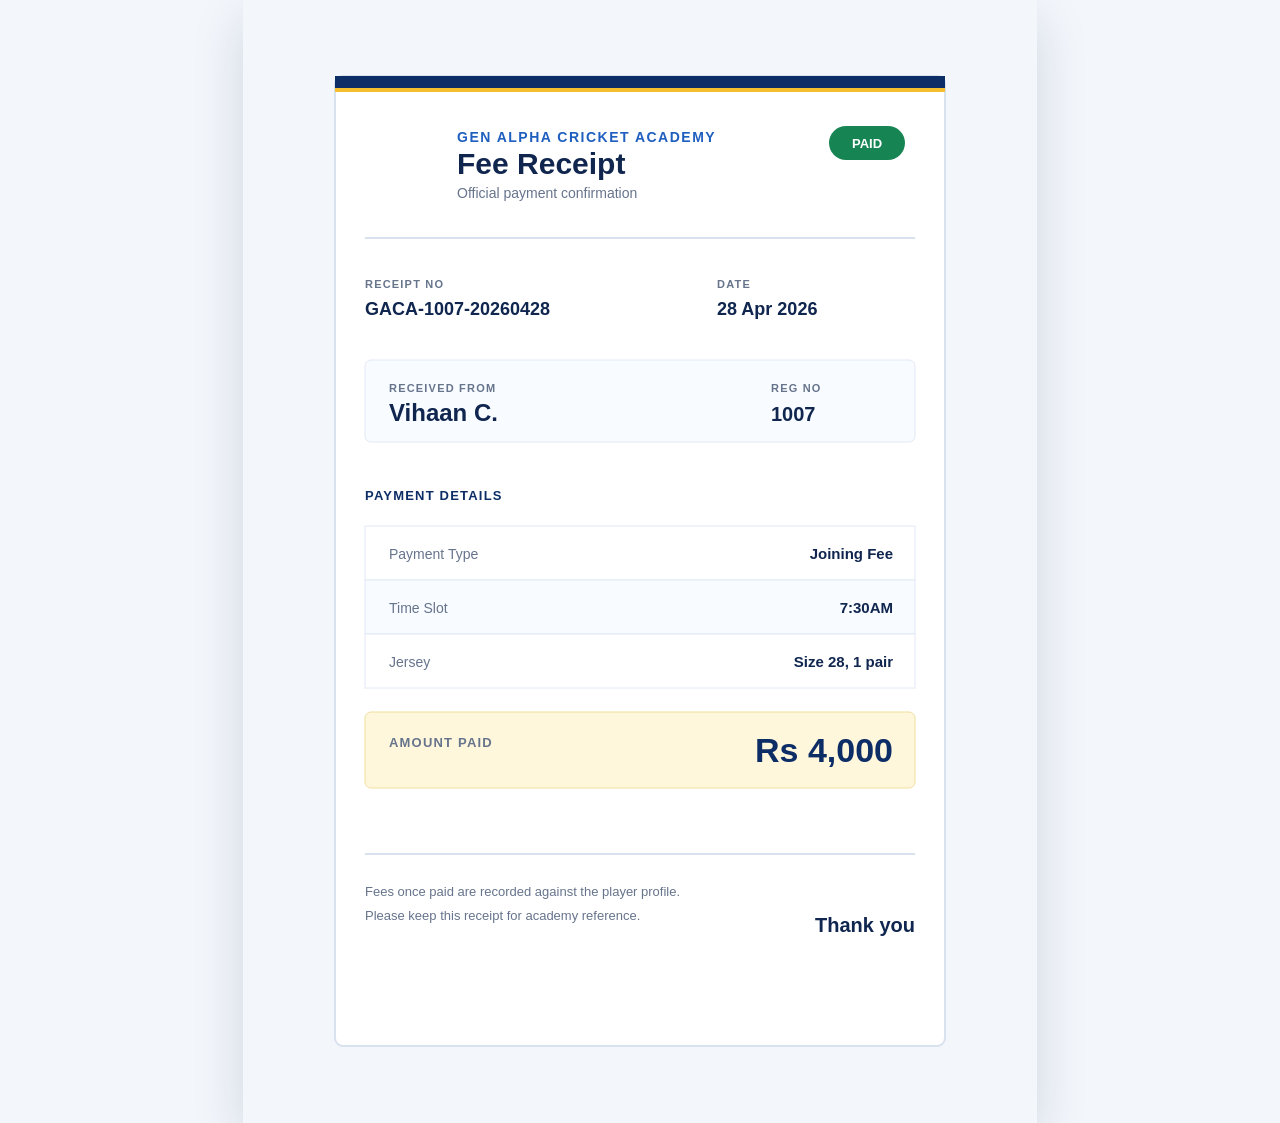
<file: sample-receipts/basic-receipt-template-preview.html>
<!doctype html>
<html lang="en">
  <head>
    <meta charset="utf-8" />
    <meta name="viewport" content="width=device-width, initial-scale=1" />
    <title>Basic Receipt Template Preview</title>
    <style>
      body {
        margin: 0;
        min-height: 100vh;
        display: grid;
        place-items: center;
        background: #f3f6fb;
      }

      img {
        width: min(794px, 100vw);
        height: auto;
        box-shadow: 0 18px 50px rgba(16, 38, 79, 0.14);
      }
    </style>
  </head>
  <body>
    <img src="./basic-receipt-template-preview.svg" alt="Basic Gen Alpha receipt template preview" />
  </body>
</html>
</file>
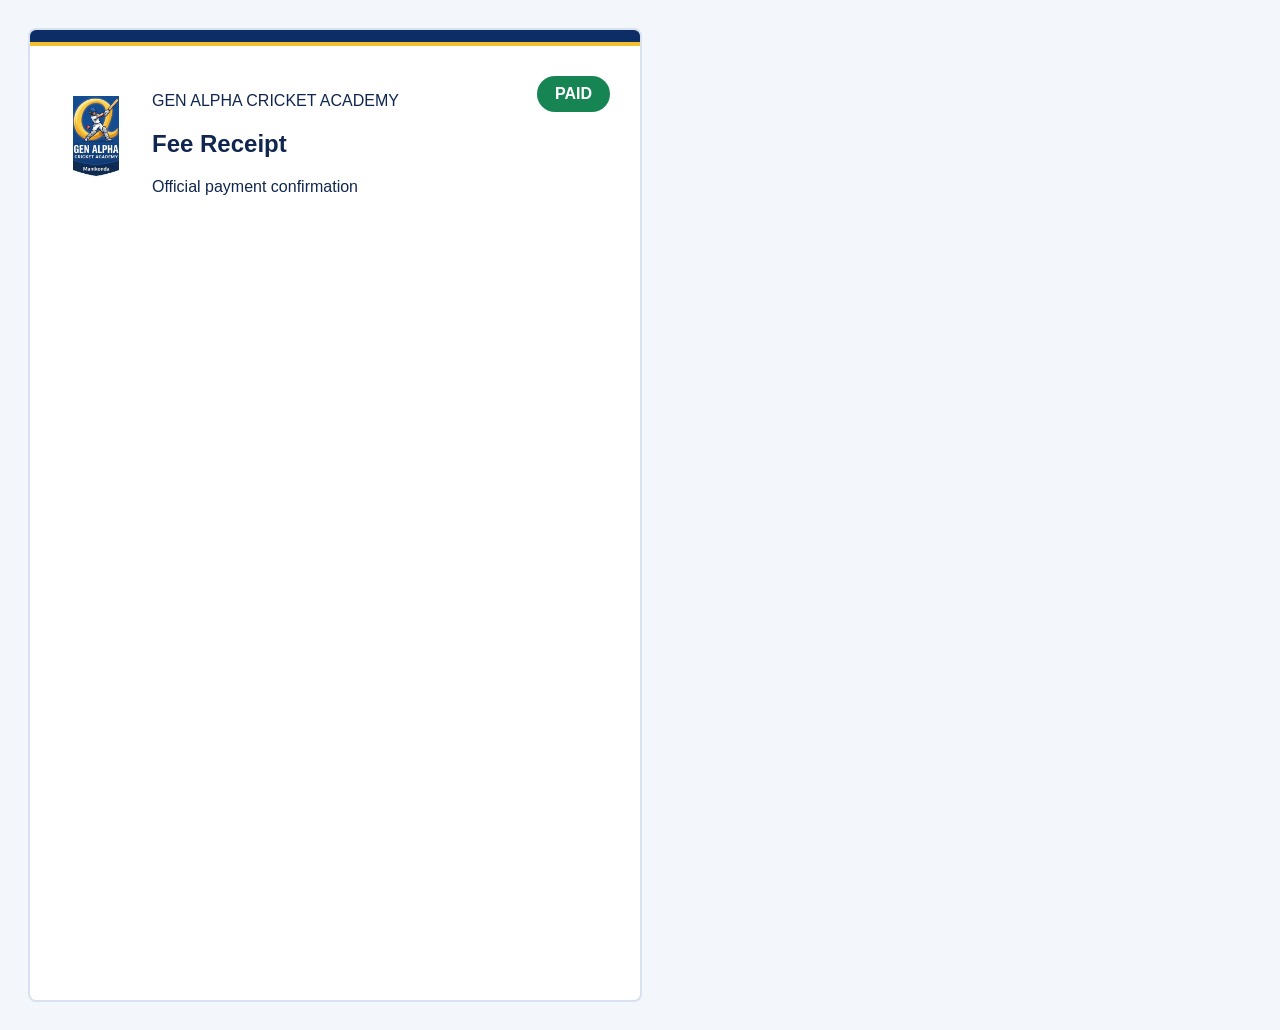
<file: android-app/app/src/main/assets/receipt-template.html>
<!doctype html>
<html lang="en">
  <head>
    <meta charset="utf-8" />
    <title>Gen Alpha Receipt Template</title>
    <style>
      :root {
        --primary: #0d2d66;
        --accent: #1f5fbf;
        --gold: #f4be2e;
        --ink: #10264f;
        --muted: #66748c;
        --line: #d8e1ee;
        --paper: #ffffff;
        --soft: #f8fbff;
        --success: #178553;
      }

      body {
        margin: 0;
        padding: 28px;
        background: #f3f6fb;
        font-family: Arial, Helvetica, sans-serif;
        color: var(--ink);
      }

      .receipt {
        width: 610px;
        min-height: 970px;
        border-radius: 8px;
        overflow: hidden;
        background: var(--paper);
        border: 2px solid var(--line);
      }

      .top-stripe {
        height: 12px;
        background: var(--primary);
        border-bottom: 4px solid var(--gold);
      }

      .content {
        padding: 30px;
      }

      .header {
        display: flex;
        align-items: center;
        gap: 20px;
      }

      .header img {
        width: 72px;
        height: 96px;
        object-fit: contain;
      }

      .paid {
        margin-left: auto;
        align-self: flex-start;
        border-radius: 999px;
        padding: 9px 18px;
        background: var(--success);
        color: white;
        font-weight: 800;
      }

      .rule {
        height: 2px;
        margin: 38px 0;
        background: var(--line);
      }

      .player {
        margin-top: 38px;
        padding: 24px;
        border: 1px solid #e2e9f5;
        border-radius: 6px;
        background: var(--soft);
      }
    </style>
  </head>
  <body>
    <article class="receipt">
      <div class="top-stripe"></div>
      <main class="content">
        <header class="header">
          <img src="../res/drawable/gen_alpha_badge_transparent.png" alt="Gen Alpha badge" />
          <div>
            <p>GEN ALPHA CRICKET ACADEMY</p>
            <h1>Fee Receipt</h1>
            <p>Official payment confirmation</p>
          </div>
          <span class="paid">PAID</span>
        </header>
      </main>
    </article>
  </body>
</html>
</file>
